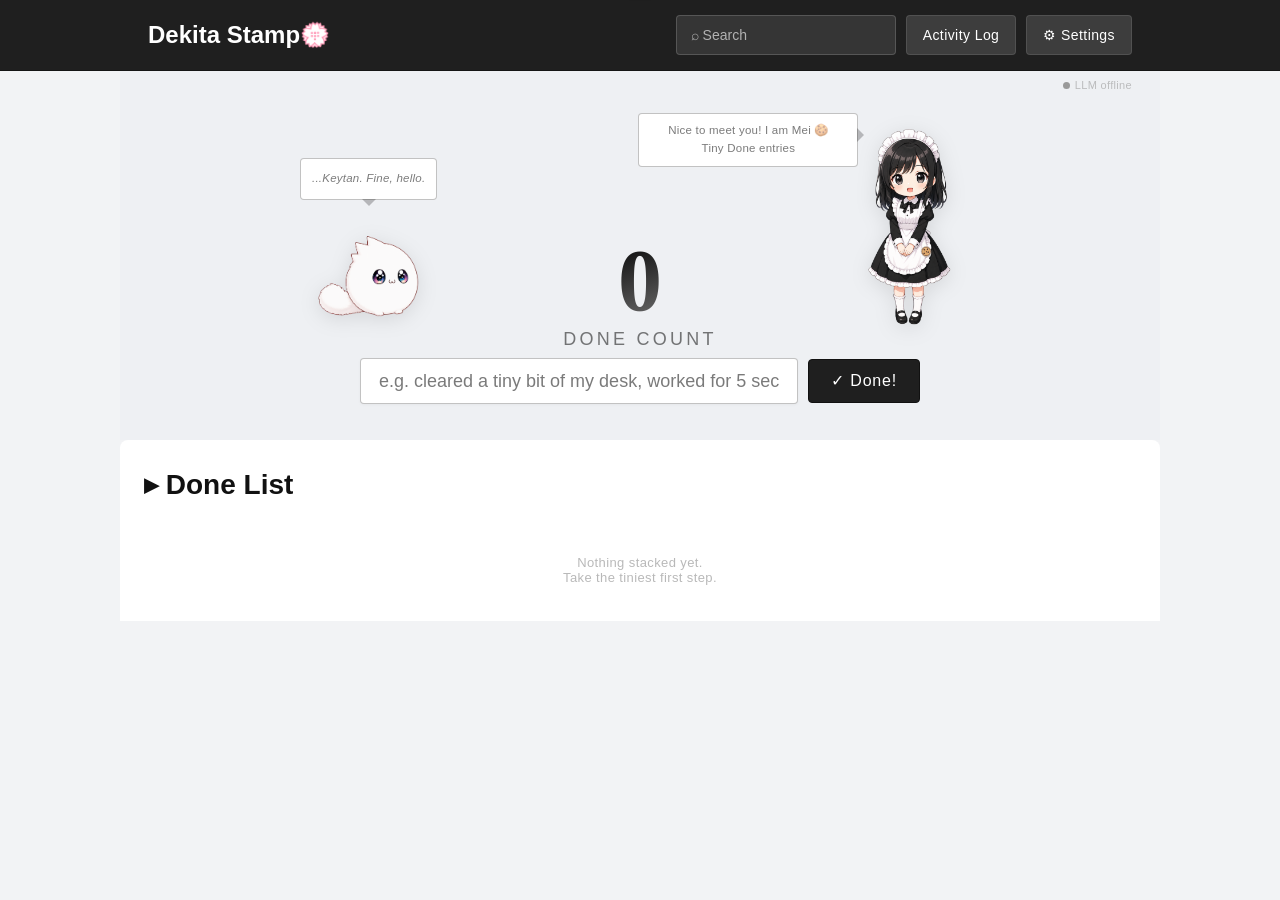
<file: index.html>
<!DOCTYPE html>
<html lang="ja">
<head>
  <meta charset="UTF-8">
  <meta name="viewport" content="width=device-width, initial-scale=1.0, viewport-fit=cover">
  <meta http-equiv="Content-Security-Policy" content="default-src 'self'; script-src 'self' https://accounts.google.com https://apis.google.com https://content.googleapis.com; connect-src 'self' http://localhost:11434 http://127.0.0.1:11434 https://accounts.google.com https://apis.google.com https://www.googleapis.com https://content.googleapis.com; img-src 'self' data:; style-src 'self' 'unsafe-inline'; manifest-src 'self'; worker-src 'self'; frame-src https://accounts.google.com https://content.googleapis.com; object-src 'none'; base-uri 'self'; form-action 'self';">
  <title data-i18n="homeTitle">できたスタンプ💮</title>
  <meta name="theme-color" content="#1f1f1f">
  <meta name="mobile-web-app-capable" content="yes">
  <meta name="apple-mobile-web-app-capable" content="yes">
  <meta name="apple-mobile-web-app-title" content="できたスタンプ💮">
  <meta name="apple-mobile-web-app-status-bar-style" content="black-translucent">
  <link rel="manifest" href="manifest.json">
  <link rel="apple-touch-icon" href="img/icons/apple-touch-icon.png">
  <link rel="stylesheet" href="css/style.css">
</head>
<body>


<header class="app-header">
  <div class="header-inner">
    <span class="header-title" data-i18n="appName">できたスタンプ💮</span>
    <div class="header-tools">
      <form class="header-search" action="search.html" method="get" role="search">
        <input class="header-search-input" type="search" name="q" placeholder="検索" aria-label="Doneを検索" data-i18n-placeholder="search" data-i18n-aria-label="searchAria">
      </form>
      <a class="menu-btn header-action" href="history.html" aria-label="活動ログ">
        <span class="header-action-full" data-i18n="activityLog">活動ログ</span>
        <span class="header-action-short" data-i18n="activityLogShort">ログ</span>
      </a>
      <a class="menu-btn header-action" href="settings.html" aria-label="設定">
        <span class="header-action-full" data-i18n="settings">⚙ 設定</span>
        <span class="header-action-short" data-i18n="settingsShort">⚙</span>
      </a>
    </div>
  </div>
</header>

<div class="app">
  <div class="top-status-row">
    <div class="llm-status" id="llmStatus" data-state="checking">
      <span class="llm-dot"></span><span class="llm-label" data-i18n="llmChecking">LLM 確認中…</span>
    </div>
  </div>

  <!-- ── ステージ（キャラクター + カウンター） ── -->
  <div class="stage">

    <!-- 左：マスコット -->
    <div class="char-col">
      <div class="bubble mascot-bubble" id="mascotBubble">…ふーん</div>
      <img class="char-img mascot-img" src="img/mascot/keytan.png" alt="丸くてもふもふの体に大きな目と長くてもふもふのしっぽがついたキーたん" width="160" height="160">
    </div>

    <!-- 中央：カウンター -->
    <div class="counter-col">
      <div class="counter-label" data-i18n="countLabel">達成数</div>
      <div class="counter-num" id="counterNum">0</div>
    </div>

    <!-- 右：メイドさん -->
    <div class="char-col maid-char-col">
      <div class="bubble maid-bubble" id="maidBubble">今日も小さく積んでいきましょう🍪</div>
      <div class="maid-avatar" id="maidAvatar">
        <img class="char-img maid-img" id="maidImage" src="img/maid/maid-idle.png" alt="エプロンに小さなクッキー型ワッペンをつけたメイドキャラクターのメイさん" width="185" height="260">
      </div>
    </div>

  </div><!-- /stage -->

  <!-- ── 入力エリア ── -->
  <div class="input-wrap">
    <div class="input-hint" data-i18n="inputHint">▸ 今日達成したことを入力</div>
    <div class="input-row">
      <input type="text" id="doneInput" class="done-input"
        placeholder="例：スマホを置いた、深呼吸した" maxlength="200">
      <button id="doneBtn" class="done-btn" data-i18n="doneButton">できた！</button>
    </div>
  </div>

  <!-- ── Doneリスト ── -->
  <div class="list-wrap">
    <div class="list-header">
    <div class="list-title" data-i18n="listTitle">できた！ことのリスト</div>
      <div class="list-count" id="listCount"></div>
    </div>
    <div class="done-list" id="doneList">
      <div class="empty-state" data-i18n="emptyList">まだ何も積み上がっていません。<br>最初の一歩を踏み出しましょう！</div>
    </div>
    <div class="pagination" id="pagination" aria-label="Doneリストのページ切り替え"></div>
  </div>

</div><!-- /app -->

<!-- ── 編集モーダル ── -->
<div class="modal-bg" id="modalBg">
  <div class="modal">
    <div class="modal-title" data-i18n="edit">▸ 編集</div>
    <div class="modal-date" id="modalDate"></div>
    <label class="modal-field">
      <span data-i18n="doneAt">Done日時</span>
      <input class="modal-datetime" id="modalDoneAt" type="datetime-local">
    </label>
    <textarea class="modal-textarea" id="modalInput" rows="3" maxlength="1024"></textarea>
    <div class="modal-btns">
      <button class="btn-del"    id="btnDel" data-i18n="delete">削除</button>
      <button class="btn-cancel" id="btnCancel" data-i18n="cancel">キャンセル</button>
      <button class="btn-save"   id="btnSave" data-i18n="save">保存</button>
    </div>
  </div>
</div>

<!-- マイルストーントースト -->
<div class="toast" id="toast"></div>

<!-- ── スクリプト（依存順） ── -->
<script src="js/storage.js"></script>
<script src="js/i18n.js"></script>
<script src="js/speech.js"></script>
<script src="js/llm.js"></script>
<script src="js/pwa.js"></script>
<script src="https://accounts.google.com/gsi/client" async defer></script>
<script src="https://apis.google.com/js/api.js" async defer></script>
<script src="js/drive-sync.js"></script>
<script src="js/app.js"></script>

</body>
</html>
</file>
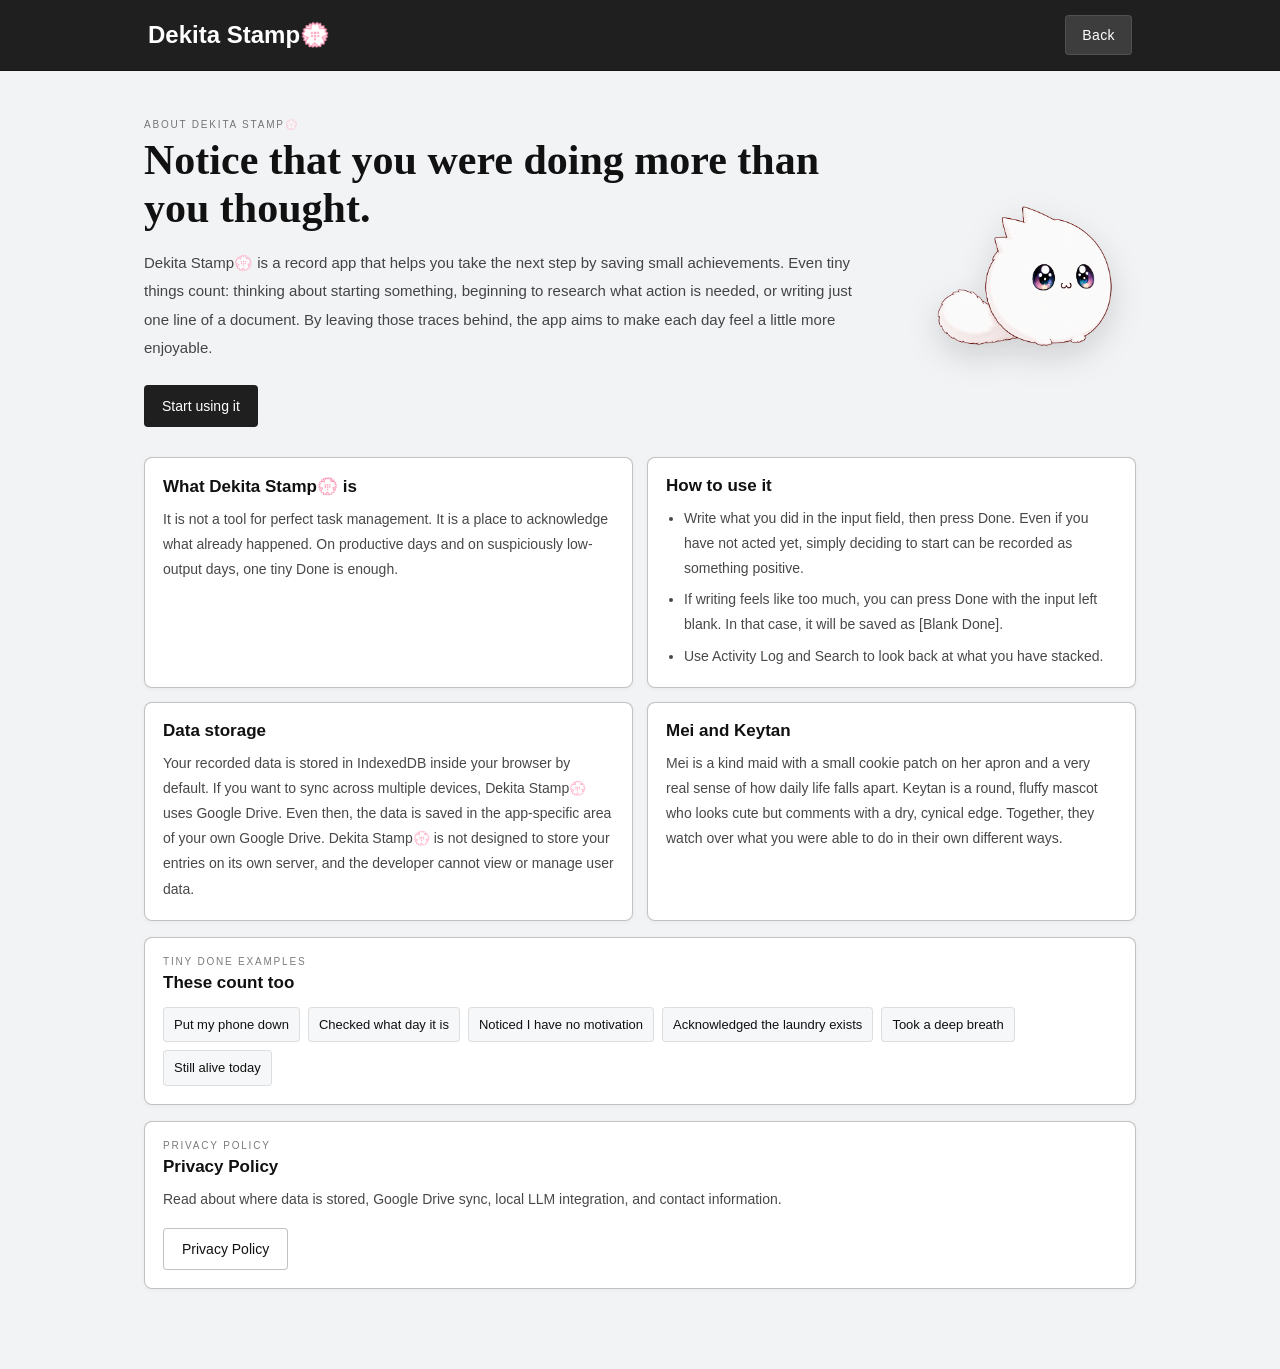
<file: about.html>
<!DOCTYPE html>
<html lang="ja">
<head>
  <meta charset="UTF-8">
  <meta name="viewport" content="width=device-width, initial-scale=1.0, viewport-fit=cover">
  <meta http-equiv="Content-Security-Policy" content="default-src 'self'; script-src 'self'; connect-src 'self'; img-src 'self' data:; style-src 'self' 'unsafe-inline'; manifest-src 'self'; worker-src 'self'; object-src 'none'; base-uri 'self'; form-action 'self';">
  <title data-i18n="aboutPageTitle">できたスタンプ💮 - このアプリについて</title>
  <meta name="theme-color" content="#1f1f1f">
  <meta name="mobile-web-app-capable" content="yes">
  <meta name="apple-mobile-web-app-capable" content="yes">
  <meta name="apple-mobile-web-app-title" content="できたスタンプ💮">
  <meta name="apple-mobile-web-app-status-bar-style" content="black-translucent">
  <link rel="manifest" href="manifest.json">
  <link rel="apple-touch-icon" href="img/icons/apple-touch-icon.png">
  <link rel="stylesheet" href="css/style.css">
</head>
<body>

<header class="app-header">
  <div class="header-inner">
    <a class="header-title header-link" href="index.html" data-i18n="appName">できたスタンプ💮</a>
    <div class="header-tools">
      <a class="menu-btn header-action" href="index.html" data-i18n="backToInput">入力へ戻る</a>
    </div>
  </div>
</header>

<main class="app about-app">
  <section class="about-hero">
    <div class="about-hero-copy">
      <div class="history-kicker" data-i18n="aboutKicker">できたスタンプ💮について</div>
      <h1 data-i18n="aboutHeroTitle">案外がんばっていた自分に気付く</h1>
      <p data-i18n="aboutHeroLead">「できたスタンプ💮」は、小さな達成を記録することで、次の一歩を踏み出しやすくするための記録アプリです。「何かを始めようと思った」「気になっていたことを検索した」「一行だけドキュメントを書き進めた」そんな些細なことでも記録を残すことで、毎日が少しだけ楽しく感じられることを目指しています。</p>
      <div class="about-actions">
        <a class="about-primary-link" href="index.html" data-i18n="startUsing">使ってみる</a>
      </div>
    </div>
    <div class="about-mascot-wrap" aria-hidden="true">
      <img class="about-mascot" src="img/mascot/keytan.png" alt="">
    </div>
  </section>

  <section class="about-grid">
    <article class="history-panel about-card">
      <h2 data-i18n="aboutWhatTitle">できたスタンプ💮とは</h2>
      <p data-i18n="aboutWhatBody">「できたスタンプ💮」は、タスクを管理するのではなく、すでにできたことを残すためのツールです。些細なことでも「できた」の履歴を残すことで、後から振り返ることができます。ゲームの得点のように、数字が増えるのを見るだけで少し前向きになれる……そんな気持ちを日常に生かすことができれば幸いです。</p>
    </article>

    <article class="history-panel about-card">
      <h2 data-i18n="aboutHowTitle">使い方</h2>
      <ul class="about-list">
        <li data-i18n="aboutHowOne">入力欄に行ったことを書いて「できた！」を押します。行動まで至らなくても、思い立っただけでもそれは前向きなこととして記録して構いません。</li>
        <li data-i18n="aboutHowTwo">記入が面倒な場合は空欄で「できた！」ボタンのみ押すことも可能です。この場合は [空欄のできた] として保存されます。</li>
        <li data-i18n="aboutHowThree">活動ログや検索結果のページで、これまでに積み重ねた「できた！」を振り返ることができます。</li>
      </ul>
    </article>

    <article class="history-panel about-card">
      <h2 data-i18n="aboutDataTitle">データ保存</h2>
      <p data-i18n="aboutDataBody">「できたスタンプ💮」では、開発側がユーザーのデータを閲覧、管理することはできない設計になっています。記録したデータは基本的にブラウザ内のIndexedDBに保存されています。複数のデバイス間でデータを同期したい場合にはGoogle Driveを利用できますが、この場合もユーザーのGoogle Driveのアプリ専用領域に保存します。</p>
    </article>

    <article class="history-panel about-card">
      <h2 data-i18n="aboutCharactersTitle">メイさんとキーたん</h2>
      <p data-i18n="aboutCharactersBody">メイさんは、エプロンに小さなクッキー型ワッペンをつけた、現実を知っている優しさ担当のメイドさんです。キーたんは、丸くてもふもふでかわいいけれど少しシニカルなマスコットです。二人が、あなたのできたことをそれぞれの距離感で見守ります。</p>
    </article>
  </section>

  <section class="history-panel about-wide-panel">
    <div>
      <div class="history-kicker" data-i18n="aboutExamplesKicker">Tiny Done Examples</div>
      <h2 data-i18n="aboutExamplesTitle">こんなこともDoneでいい</h2>
    </div>
    <div class="about-example-cloud" aria-label="Done examples">
      <span data-i18n="aboutExampleOne">今日も一日がんばった！</span>
      <span data-i18n="aboutExampleTwo">5分だけ作業を進めた</span>
      <span data-i18n="aboutExampleThree">やらなければならない仕事をリストアップした</span>
      <span data-i18n="aboutExampleFour">前向きな気持ちになった</span>
      <span data-i18n="aboutExampleFive">深呼吸をした</span>
      <span data-i18n="aboutExampleSix">今日も生きている</span>
    </div>
  </section>

  <section class="history-panel about-wide-panel">
    <div>
      <div class="history-kicker" data-i18n="privacyKicker">Privacy Policy</div>
      <h2 data-i18n="privacyPolicy">プライバシーポリシー</h2>
      <p data-i18n="aboutPrivacyBody">データの保存場所、Google Drive同期、ローカルLLM連携、問い合わせ先について確認できます。</p>
      <div class="about-actions about-inline-actions">
        <a class="about-secondary-link" href="privacy.html" data-i18n="privacyPolicy">プライバシーポリシー</a>
      </div>
    </div>
  </section>
</main>

<script src="js/i18n.js"></script>
<script src="js/pwa.js"></script>
<script src="js/about.js"></script>

</body>
</html>
</file>
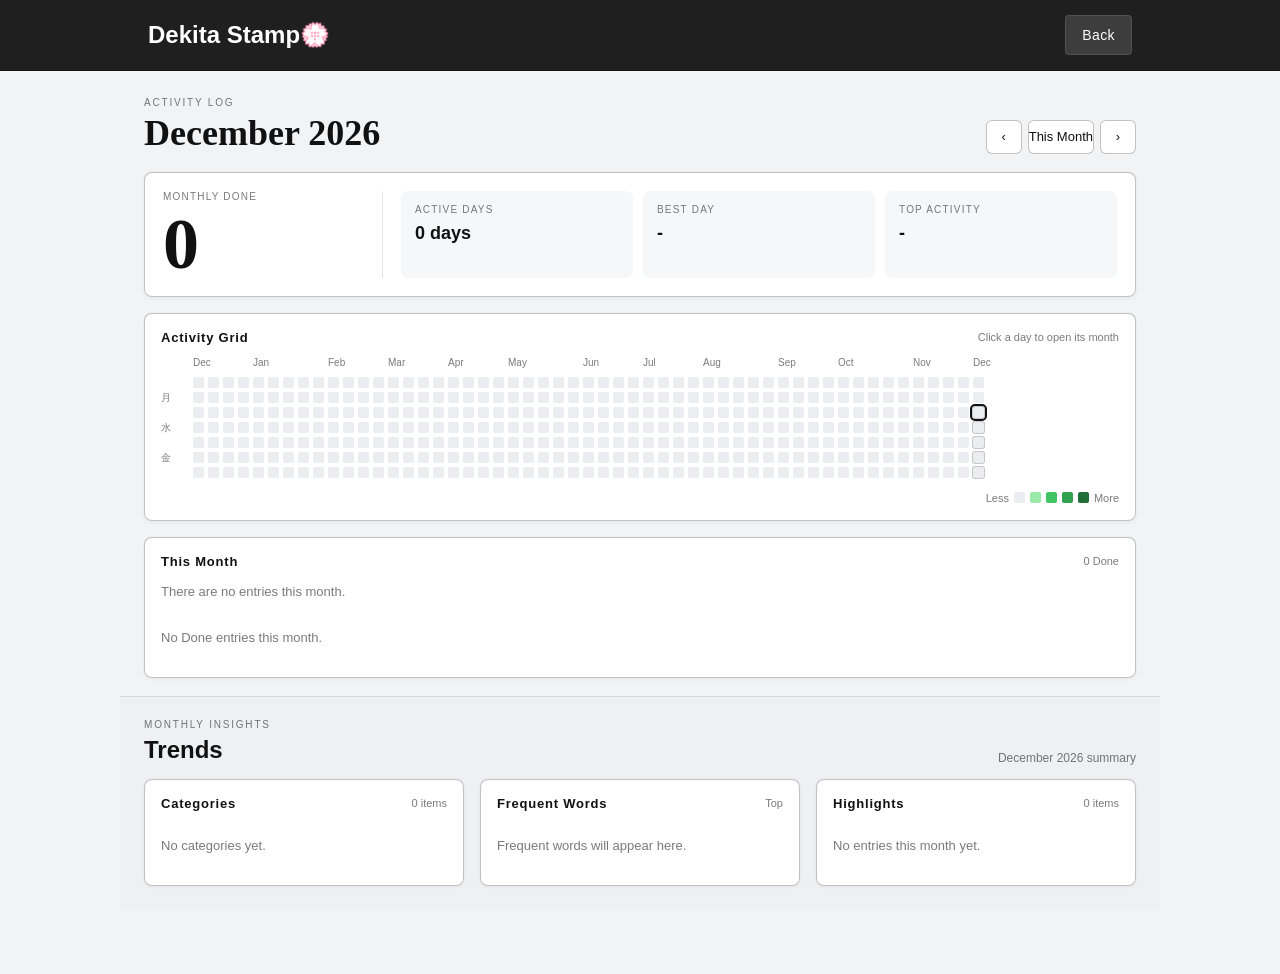
<file: history.html>
<!DOCTYPE html>
<html lang="ja">
<head>
  <meta charset="UTF-8">
  <meta name="viewport" content="width=device-width, initial-scale=1.0, viewport-fit=cover">
  <meta http-equiv="Content-Security-Policy" content="default-src 'self'; script-src 'self' https://accounts.google.com https://apis.google.com https://content.googleapis.com; connect-src 'self' http://localhost:11434 http://127.0.0.1:11434 https://accounts.google.com https://apis.google.com https://www.googleapis.com https://content.googleapis.com; img-src 'self' data:; style-src 'self' 'unsafe-inline'; manifest-src 'self'; worker-src 'self'; frame-src https://accounts.google.com https://content.googleapis.com; object-src 'none'; base-uri 'self'; form-action 'self';">
  <title data-i18n="historyPageTitle">できたスタンプ💮 - 活動ログ</title>
  <meta name="theme-color" content="#1f1f1f">
  <meta name="mobile-web-app-capable" content="yes">
  <meta name="apple-mobile-web-app-capable" content="yes">
  <meta name="apple-mobile-web-app-title" content="できたスタンプ💮">
  <meta name="apple-mobile-web-app-status-bar-style" content="black-translucent">
  <link rel="manifest" href="manifest.json">
  <link rel="apple-touch-icon" href="img/icons/apple-touch-icon.png">
  <link rel="stylesheet" href="css/style.css">
</head>
<body>

<header class="app-header">
  <div class="header-inner">
    <a class="header-title header-link" href="index.html" data-i18n="appName">できたスタンプ💮</a>
    <a class="menu-btn header-action" href="index.html" data-i18n="backToInput">入力へ戻る</a>
  </div>
</header>

<main class="app history-app">
  <section class="history-hero">
    <div>
      <div class="history-kicker">Activity Log</div>
      <h1 class="history-title" id="historyMonthTitle" data-i18n="activityLog">活動ログ</h1>
    </div>
    <div class="month-nav" aria-label="月の切り替え">
      <button class="month-btn" id="prevMonthBtn" type="button" aria-label="前の月" data-i18n-aria-label="prevMonth">‹</button>
      <button class="month-btn" id="todayMonthBtn" type="button" data-i18n="thisMonth">今月</button>
      <button class="month-btn" id="nextMonthBtn" type="button" aria-label="次の月" data-i18n-aria-label="nextMonth">›</button>
    </div>
  </section>

  <section class="history-summary" aria-label="月間サマリー">
    <div class="summary-main">
      <div class="summary-label" data-i18n="monthlyDone">Monthly Done</div>
      <div class="summary-number" id="monthTotal">0</div>
    </div>
    <div class="summary-grid">
      <div class="summary-item">
        <span class="summary-item-label" data-i18n="activeDays">活動日</span>
        <strong id="activeDays">0日</strong>
      </div>
      <div class="summary-item">
        <span class="summary-item-label" data-i18n="bestDay">最多の日</span>
        <strong id="bestDay">-</strong>
      </div>
      <div class="summary-item">
        <span class="summary-item-label" data-i18n="topCategory">主な活動</span>
        <strong id="topCategory">-</strong>
      </div>
    </div>
  </section>

  <section class="history-panel contribution-panel" aria-label="年間活動グラフ">
    <div class="panel-header">
      <h2 data-i18n="contribution">活動履歴</h2>
      <span id="contributionRange" data-i18n="recentYear">直近1年</span>
    </div>
    <div class="contribution-wrap">
      <div class="contribution-week-labels" aria-hidden="true">
        <span></span><span>月</span><span></span><span>水</span><span></span><span>金</span><span></span>
      </div>
      <div class="contribution-board">
        <div class="contribution-months" id="contributionMonths" aria-hidden="true"></div>
        <div class="contribution-graph" id="contributionGraph"></div>
      </div>
    </div>
    <div class="contribution-legend" aria-hidden="true">
      <span data-i18n="less">少ない</span>
      <i data-level="0"></i><i data-level="1"></i><i data-level="2"></i><i data-level="3"></i><i data-level="4"></i>
      <span data-i18n="more">多い</span>
    </div>
  </section>

  <section class="history-layout">
    <section class="history-panel month-record-panel">
      <div class="panel-header">
        <h2 id="monthRecordTitle" data-i18n="thisMonthRecords">この月の記録</h2>
        <span id="monthRecordCount">0 Done</span>
      </div>
      <p class="day-summary" id="monthRecordSummary" data-i18n="monthRecordSummary">この月に積み上げた活動を日付ごとに表示します。</p>
      <div class="month-record-list" id="monthRecordList"></div>
    </section>
  </section>

  <section class="monthly-scope">
    <div class="scope-header">
      <div>
        <div class="history-kicker" data-i18n="monthlyInsights">Monthly Insights</div>
        <h2 data-i18n="thisMonthTrends">この月の傾向</h2>
      </div>
      <span id="monthlyScopeLabel" data-i18n="monthlyScope">月間集計</span>
    </div>

    <div class="history-insights">
      <div class="history-panel">
        <div class="panel-header">
          <h2 data-i18n="category">カテゴリ</h2>
          <span id="categoryTotal">0件</span>
        </div>
        <div class="category-list" id="categoryList"></div>
      </div>

      <div class="history-panel">
        <div class="panel-header">
          <h2 data-i18n="keywords">よく出た言葉</h2>
          <span data-i18n="top">上位</span>
        </div>
        <div class="keyword-list" id="keywordList"></div>
      </div>

      <div class="history-panel">
        <div class="panel-header">
          <h2 data-i18n="highlights">月間ハイライト</h2>
          <span id="highlightCount">0件</span>
        </div>
        <div class="highlight-list" id="highlightList"></div>
      </div>
    </div>
  </section>
</main>

<script src="js/storage.js"></script>
<script src="js/i18n.js"></script>
<script src="js/pwa.js"></script>
<script src="js/history.js"></script>

</body>
</html>
</file>
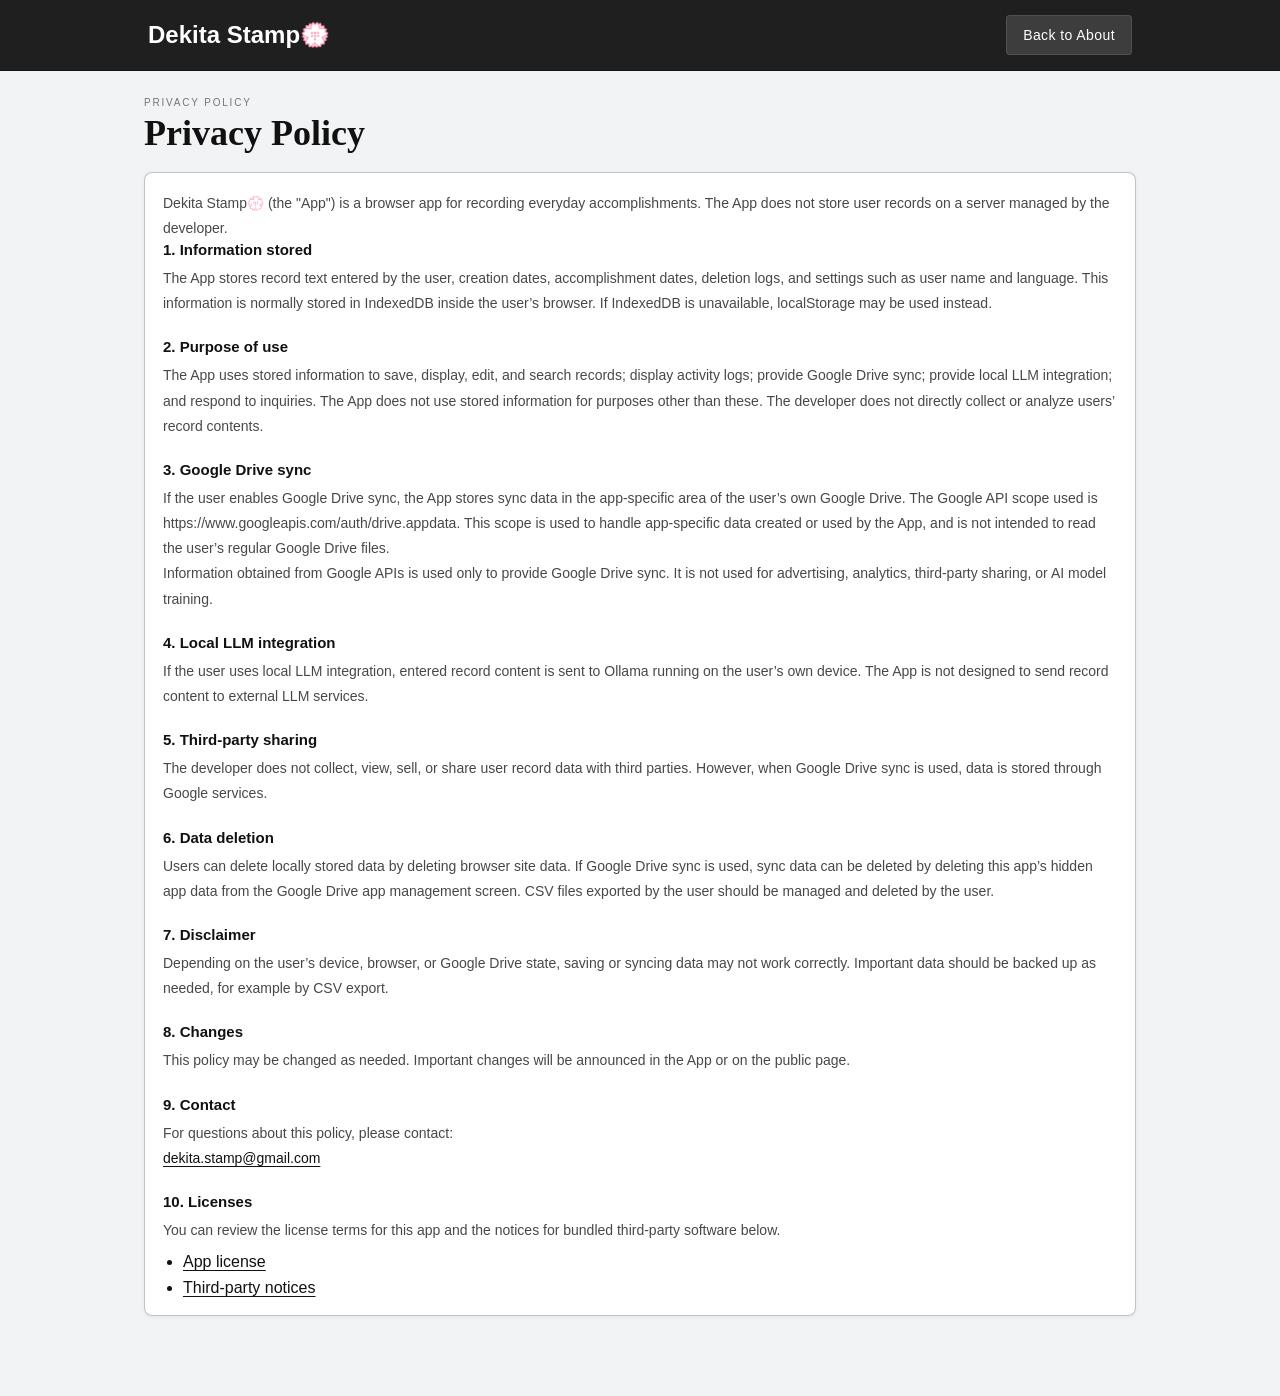
<file: privacy.html>
<!DOCTYPE html>
<html lang="ja">
<head>
  <meta charset="UTF-8">
  <meta name="viewport" content="width=device-width, initial-scale=1.0, viewport-fit=cover">
  <meta http-equiv="Content-Security-Policy" content="default-src 'self'; script-src 'self'; connect-src 'self'; img-src 'self' data:; style-src 'self' 'unsafe-inline'; manifest-src 'self'; worker-src 'self'; object-src 'none'; base-uri 'self'; form-action 'self';">
  <title data-i18n="privacyPageTitle">できたスタンプ💮 - プライバシーポリシー</title>
  <meta name="theme-color" content="#1f1f1f">
  <meta name="mobile-web-app-capable" content="yes">
  <meta name="apple-mobile-web-app-capable" content="yes">
  <meta name="apple-mobile-web-app-title" content="できたスタンプ💮">
  <meta name="apple-mobile-web-app-status-bar-style" content="black-translucent">
  <link rel="manifest" href="manifest.json">
  <link rel="apple-touch-icon" href="img/icons/apple-touch-icon.png">
  <link rel="stylesheet" href="css/style.css">
</head>
<body>

<header class="app-header">
  <div class="header-inner">
    <a class="header-title header-link" href="index.html" data-i18n="appName">できたスタンプ💮</a>
    <div class="header-tools">
      <a class="menu-btn header-action" href="about.html" data-i18n="backToAbout">紹介へ戻る</a>
    </div>
  </div>
</header>

<main class="app about-app">
  <section class="history-hero">
    <div>
      <div class="history-kicker" data-i18n="privacyKicker">Privacy Policy</div>
      <h1 class="history-title" data-i18n="privacyTitle">プライバシーポリシー</h1>
    </div>
  </section>

  <section class="history-panel about-wide-panel privacy-policy">
    <p data-i18n="privacyIntro">できたスタンプ💮（以下「本アプリ」）は、ユーザーが日々の達成を記録するためのブラウザアプリです。本アプリは、開発者が管理するサーバーにユーザーの記録データを保存しません。</p>

    <h2 data-i18n="privacyStoredTitle">1. 保存される情報</h2>
    <p data-i18n="privacyStoredBody">本アプリでは、ユーザーが入力した記録本文、作成日時、達成日時、削除ログ、ユーザー名や言語などの設定情報を保存します。これらの情報は、通常、ユーザーのブラウザ内のIndexedDBに保存されます。IndexedDBが利用できない場合はlocalStorageに保存されることがあります。</p>

    <h2 data-i18n="privacyPurposeTitle">2. 利用目的</h2>
    <p data-i18n="privacyPurposeBody">本アプリは、保存される情報を、記録の保存・表示・編集・検索、活動ログの表示、Google Drive同期、ローカルLLM連携、問い合わせ対応のために利用します。本アプリは、保存される情報を、これらの目的以外には利用しません。また、開発者がユーザーの記録内容を直接取得して分析することはありません。</p>

    <h2 data-i18n="privacyDriveTitle">3. Google Drive同期</h2>
    <p data-i18n="privacyDriveBody">ユーザーがGoogle Drive同期を有効にした場合、本アプリはユーザー本人のGoogle Driveのアプリ専用領域に同期データを保存します。利用するGoogle APIのスコープは https://www.googleapis.com/auth/drive.appdata です。このスコープは、本アプリが作成・使用するアプリ専用データを扱うためのものであり、ユーザーの通常のGoogle Driveファイル全体を閲覧する目的ではありません。</p>
    <p data-i18n="privacyGoogleUseBody">本アプリがGoogle APIから取得した情報は、Google Drive同期機能の提供のみに使用し、広告、分析、第三者提供、AIモデルの学習には使用しません。</p>

    <h2 data-i18n="privacyLlmTitle">4. ローカルLLM連携</h2>
    <p data-i18n="privacyLlmBody">ユーザーがローカルLLM連携を利用する場合、入力された記録内容はユーザーの端末上で動作するOllamaに送信されます。本アプリは、外部のLLMサービスへ記録内容を送信する設計ではありません。</p>

    <h2 data-i18n="privacyThirdPartyTitle">5. 第三者提供</h2>
    <p data-i18n="privacyThirdPartyBody">開発者は、ユーザーの記録データを取得、閲覧、販売、第三者提供しません。ただし、Google Drive同期を利用する場合は、Googleのサービスを通じてデータが保存されます。</p>

    <h2 data-i18n="privacyDeleteTitle">6. データの削除</h2>
    <p data-i18n="privacyDeleteBody">ユーザーは、ブラウザのサイトデータを削除することで、ローカルに保存されたデータを削除できます。Google Drive同期を利用している場合は、Google Driveのアプリ管理画面から本アプリの非表示アプリデータを削除することで、同期データを削除できます。CSVとしてエクスポートしたファイルは、ユーザー自身が管理・削除してください。</p>

    <h2 data-i18n="privacyDisclaimerTitle">7. 免責</h2>
    <p data-i18n="privacyDisclaimerBody">本アプリは、ユーザーの端末、ブラウザ、Google Driveの状態により、データの保存や同期が正常に行われない場合があります。重要なデータは、必要に応じてCSVエクスポートなどでバックアップしてください。</p>

    <h2 data-i18n="privacyRevisionTitle">8. 改定</h2>
    <p data-i18n="privacyRevisionBody">本ポリシーは、必要に応じて変更されることがあります。重要な変更がある場合は、本アプリまたは公開ページ上で案内します。</p>

    <h2 data-i18n="privacyContactTitle">9. 問い合わせ</h2>
    <p><span data-i18n="privacyContactBody">本ポリシーに関する問い合わせは、以下の連絡先までお願いします。</span><br><a href="mailto:dekita.stamp@gmail.com">dekita.stamp@gmail.com</a></p>

    <h2 data-i18n="privacyRelatedTitle">10. ライセンス</h2>
    <p data-i18n="privacyRelatedBody">本アプリ本体の利用条件と、同梱している第三者ライブラリのライセンスは以下から確認できます。</p>
    <ul class="policy-link-list">
      <li><a href="LICENSE" data-i18n="appLicense">アプリ本体のライセンス</a></li>
      <li><a href="THIRD_PARTY_NOTICES.md" data-i18n="thirdPartyNotices">第三者ライブラリのライセンス表示</a></li>
    </ul>
  </section>
</main>

<script src="js/i18n.js"></script>
<script src="js/pwa.js"></script>
<script src="js/about.js"></script>

</body>
</html>
</file>
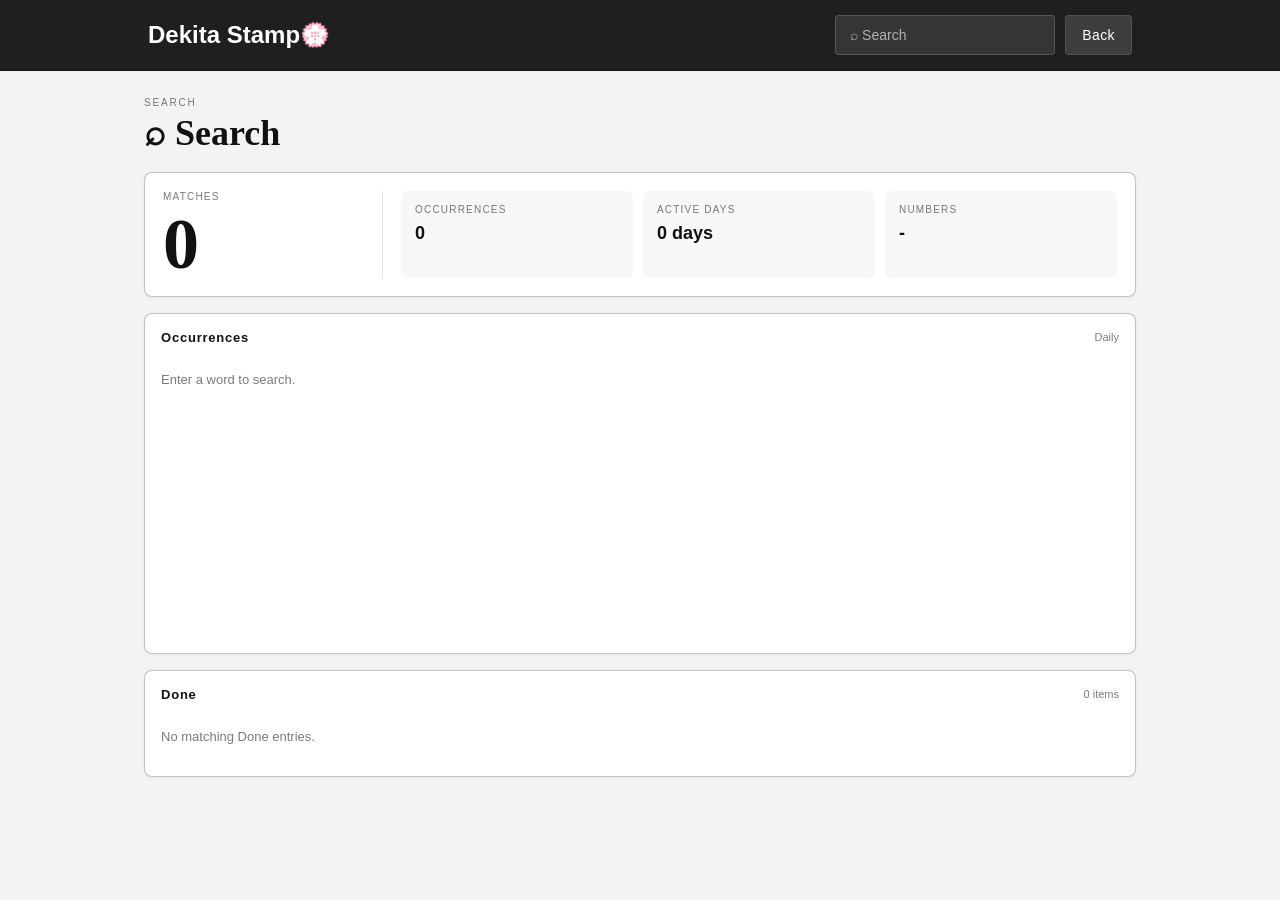
<file: search.html>
<!DOCTYPE html>
<html lang="ja">
<head>
  <meta charset="UTF-8">
  <meta name="viewport" content="width=device-width, initial-scale=1.0, viewport-fit=cover">
  <meta http-equiv="Content-Security-Policy" content="default-src 'self'; script-src 'self' https://accounts.google.com https://apis.google.com https://content.googleapis.com; connect-src 'self' http://localhost:11434 http://127.0.0.1:11434 https://accounts.google.com https://apis.google.com https://www.googleapis.com https://content.googleapis.com; img-src 'self' data:; style-src 'self' 'unsafe-inline'; manifest-src 'self'; worker-src 'self'; frame-src https://accounts.google.com https://content.googleapis.com; object-src 'none'; base-uri 'self'; form-action 'self';">
  <title data-i18n="searchPageTitle">できたスタンプ💮 - 検索</title>
  <meta name="theme-color" content="#1f1f1f">
  <meta name="mobile-web-app-capable" content="yes">
  <meta name="apple-mobile-web-app-capable" content="yes">
  <meta name="apple-mobile-web-app-title" content="できたスタンプ💮">
  <meta name="apple-mobile-web-app-status-bar-style" content="black-translucent">
  <link rel="manifest" href="manifest.json">
  <link rel="apple-touch-icon" href="img/icons/apple-touch-icon.png">
  <link rel="stylesheet" href="css/style.css">
</head>
<body>

<header class="app-header">
  <div class="header-inner">
    <a class="header-title header-link" href="index.html" data-i18n="appName">できたスタンプ💮</a>
    <div class="header-tools">
      <form class="header-search" action="search.html" method="get" role="search">
        <input class="header-search-input" id="searchInput" type="search" name="q" placeholder="検索" aria-label="Doneを検索" data-i18n-placeholder="search" data-i18n-aria-label="searchAria">
      </form>
      <a class="menu-btn header-action" href="index.html" data-i18n="backToInput">入力へ戻る</a>
    </div>
  </div>
</header>

<main class="app search-app">
  <section class="history-hero">
    <div>
      <div class="history-kicker">Search</div>
      <h1 class="history-title" id="searchTitle" data-i18n="searchResults">検索結果</h1>
    </div>
  </section>

  <section class="history-summary search-summary" aria-label="検索サマリー">
    <div class="summary-main">
      <div class="summary-label">Matches</div>
      <div class="summary-number" id="matchTotal">0</div>
    </div>
    <div class="summary-grid">
      <div class="summary-item">
        <span class="summary-item-label" data-i18n="occurrences">出現回数</span>
        <strong id="occurrenceTotal">0回</strong>
      </div>
      <div class="summary-item">
        <span class="summary-item-label" data-i18n="activeDaysShort">活動日</span>
        <strong id="matchDays">0日</strong>
      </div>
      <div class="summary-item">
        <span class="summary-item-label" data-i18n="numbers">数値</span>
        <strong id="numberTotal">-</strong>
      </div>
    </div>
  </section>

  <section class="history-panel search-panel">
    <div class="panel-header">
      <h2 data-i18n="occurrences">出現回数</h2>
      <span id="occurrenceRange" data-i18n="daily">日別</span>
    </div>
    <div class="search-line-chart" id="occurrenceChart"></div>
  </section>

  <section class="history-panel search-panel" id="numberPanel" hidden>
    <div class="panel-header">
      <h2 data-i18n="numbers">数値</h2>
      <span data-i18n="numbersInDone">検索語を含むDone内の数値</span>
    </div>
    <div class="search-line-chart" id="numberChart"></div>
  </section>

  <section class="history-panel search-panel">
    <div class="panel-header">
      <h2 data-i18n="done">Done</h2>
      <span id="resultCount">0件</span>
    </div>
    <div class="search-result-list" id="resultList"></div>
  </section>
</main>

<script src="js/storage.js"></script>
<script src="js/i18n.js"></script>
<script src="js/pwa.js"></script>
<script src="vendor/echarts/echarts.min.js"></script>
<script src="js/search.js"></script>

</body>
</html>
</file>
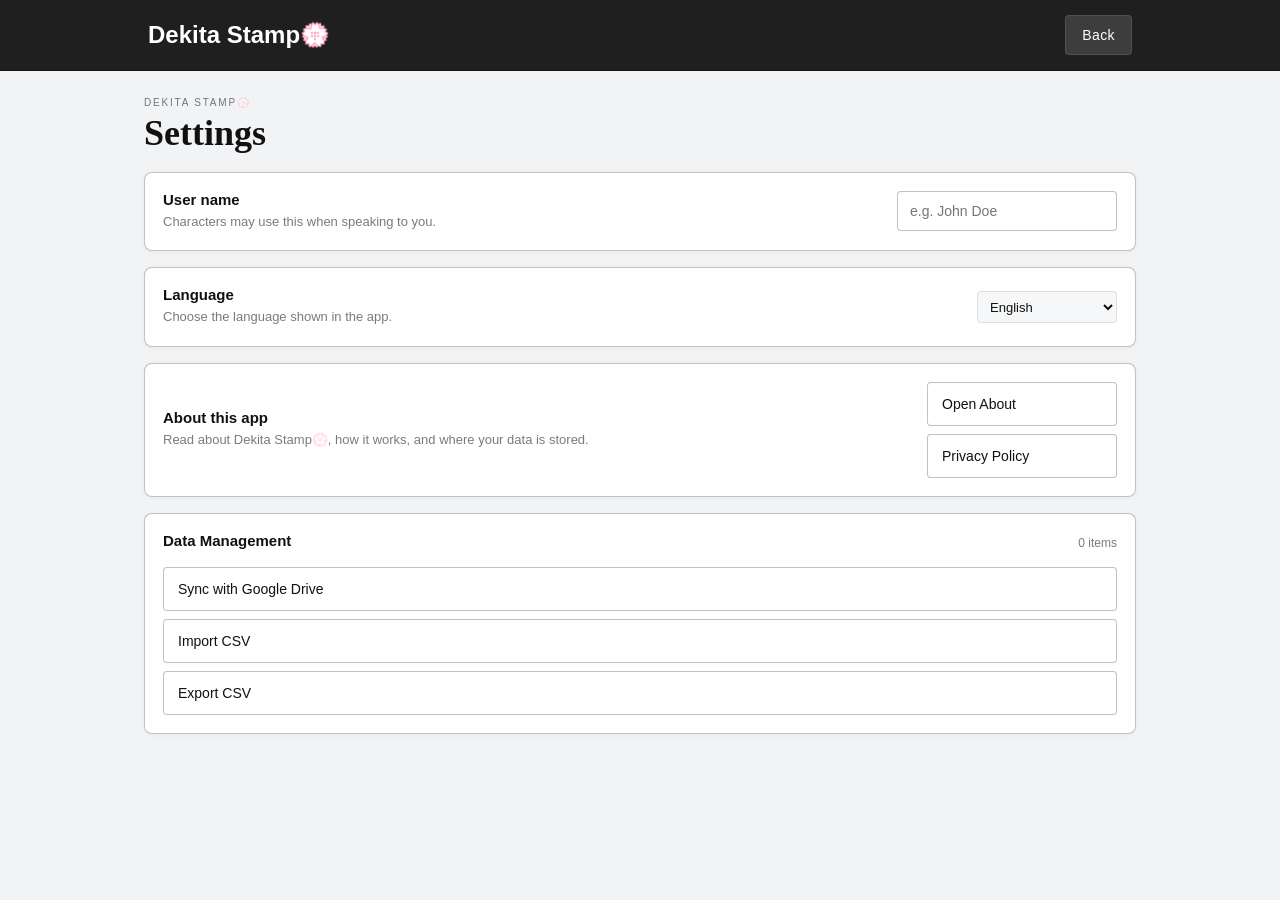
<file: settings.html>
<!DOCTYPE html>
<html lang="ja">
<head>
  <meta charset="UTF-8">
  <meta name="viewport" content="width=device-width, initial-scale=1.0, viewport-fit=cover">
  <meta http-equiv="Content-Security-Policy" content="default-src 'self'; script-src 'self' https://accounts.google.com https://apis.google.com https://content.googleapis.com; connect-src 'self' http://localhost:11434 http://127.0.0.1:11434 https://accounts.google.com https://apis.google.com https://www.googleapis.com https://content.googleapis.com; img-src 'self' data:; style-src 'self' 'unsafe-inline'; manifest-src 'self'; worker-src 'self'; frame-src https://accounts.google.com https://content.googleapis.com; object-src 'none'; base-uri 'self'; form-action 'self';">
  <title data-i18n="settingsPageTitle">できたスタンプ💮 - 設定</title>
  <meta name="theme-color" content="#1f1f1f">
  <meta name="mobile-web-app-capable" content="yes">
  <meta name="apple-mobile-web-app-capable" content="yes">
  <meta name="apple-mobile-web-app-title" content="できたスタンプ💮">
  <meta name="apple-mobile-web-app-status-bar-style" content="black-translucent">
  <link rel="manifest" href="manifest.json">
  <link rel="apple-touch-icon" href="img/icons/apple-touch-icon.png">
  <link rel="stylesheet" href="css/style.css">
</head>
<body>

<header class="app-header">
  <div class="header-inner">
    <a class="header-title header-link" href="index.html" data-i18n="appName">できたスタンプ💮</a>
    <div class="header-tools">
      <a class="menu-btn header-action" href="index.html" data-i18n="backToInput">入力へ戻る</a>
    </div>
  </div>
</header>

<main class="app settings-app">
  <section class="history-hero">
    <div>
      <div class="history-kicker" data-i18n="appName">できたスタンプ💮</div>
      <h1 class="history-title" data-i18n="settingsTitle">設定</h1>
    </div>
  </section>

  <section class="history-panel settings-panel">
    <div class="settings-row">
      <div>
        <h2 data-i18n="userName">ユーザー名</h2>
        <p data-i18n="userNameDescription">キャラクターが呼びかけるときに使います。</p>
      </div>
      <input class="settings-text-input" id="userNameInput" type="text" maxlength="40" placeholder="例：たきそく" data-i18n-placeholder="userNamePlaceholder">
    </div>
  </section>

  <section class="history-panel settings-panel">
    <div class="settings-row">
      <div>
        <h2 data-i18n="language">言語</h2>
        <p data-i18n="languageDescription">画面に表示する言語を選びます。</p>
      </div>
      <select class="menu-select settings-select" data-language-select>
        <option value="ja" data-i18n="languageJa">日本語</option>
        <option value="en" data-i18n="languageEn">English</option>
      </select>
    </div>
  </section>

  <section class="history-panel settings-panel">
    <div class="settings-row">
      <div>
        <h2 data-i18n="aboutApp">このアプリについて</h2>
        <p data-i18n="aboutAppDescription">できたスタンプ💮の考え方、使い方、データ保存について確認できます。</p>
      </div>
      <div class="settings-link-group">
        <a class="settings-action settings-link-action" href="about.html" data-i18n="openAbout">紹介ページを開く</a>
        <a class="settings-action settings-link-action" href="privacy.html" data-i18n="privacyPolicy">プライバシーポリシー</a>
      </div>
    </div>
  </section>

  <section class="history-panel settings-panel">
    <div class="settings-section-head">
      <h2 data-i18n="dataManagement">データ管理</h2>
      <span id="settingsItemCount"></span>
    </div>
    <div class="settings-actions">
      <button class="settings-action" id="driveSyncBtn" data-i18n="syncDrive">Google Drive と同期</button>
      <button class="settings-action" id="importCsvBtn" data-i18n="importCsv">CSV を読み込み</button>
      <button class="settings-action" id="exportCsvBtn" data-i18n="exportCsv">CSV として出力</button>
    </div>
  </section>
</main>

<div class="toast" id="toast"></div>
<input type="file" id="importCsvInput" accept=".csv,text/csv" hidden>

<script src="js/storage.js"></script>
<script src="js/i18n.js"></script>
<script src="js/pwa.js"></script>
<script src="https://accounts.google.com/gsi/client" async defer></script>
<script src="https://apis.google.com/js/api.js" async defer></script>
<script src="js/drive-sync.js"></script>
<script src="js/settings.js"></script>

</body>
</html>
</file>
<file: css/style.css>
/* =====================================================
   Done Stack — スタイルシート（ライト / モノトーン）
   ===================================================== */

/* ── カラーパレット ── */
:root {
  --bg:          #f2f3f5;
  --surface-0:   #ffffff;
  --surface-1:   #f6f7f8;
  --surface-2:   #e9ebee;
  --border:      rgba(0,0,0,0.10);
  --border-hi:   rgba(0,0,0,0.24);
  --text:        #111111;
  --text-sub:    rgba(0,0,0,0.72);
  --text-muted:  rgba(0,0,0,0.52);
  --text-dim:    rgba(0,0,0,0.28);
  --black:       #1f1f1f;
  --grass-0:     #ebedf0;
  --grass-1:     #9be9a8;
  --grass-2:     #40c463;
  --grass-3:     #30a14e;
  --grass-4:     #216e39;
}

/* ── リセット ── */
* {
  margin: 0;
  padding: 0;
  box-sizing: border-box;
}

body {
  background: var(--bg);
  min-height: 100vh;
  min-height: 100dvh;
  font-family: 'Helvetica Neue', Arial, 'Hiragino Kaku Gothic ProN', Meiryo, sans-serif;
  color: var(--text);
  overflow-x: hidden;
  -webkit-text-size-adjust: 100%;
  touch-action: manipulation;
}

button,
input,
textarea {
  font: inherit;
}

/* ── ヘッダー ── */
.app-header {
  background: var(--surface-0);
  border-bottom: 1px solid var(--border-hi);
  position: sticky;
  top: 0;
  z-index: 100;
}

.header-inner {
  max-width: 800px;
  margin: 0 auto;
  padding: 0 20px;
  height: 48px;
  display: flex;
  align-items: center;
  justify-content: space-between;
}

.header-title {
  font-size: 13px;
  font-weight: 700;
  letter-spacing: 0.05em;
  color: var(--text);
  flex-shrink: 0;
}

.header-link,
.header-action {
  text-decoration: none;
}

.header-action {
  align-items: center;
  display: inline-flex;
}

.header-tools {
  display: flex;
  align-items: center;
  justify-content: flex-end;
  flex: 1;
  gap: 10px;
  min-width: 0;
}

.header-search {
  display: flex;
  align-items: center;
  flex: 0 1 220px;
  gap: 6px;
  min-width: 0;
}

.header-search-input {
  width: 220px;
  min-width: 0;
  height: 40px;
  background: rgba(255,255,255,0.10);
  border: 1px solid rgba(255,255,255,0.16);
  border-radius: 4px;
  color: #ffffff;
  font-size: 14px;
  padding: 0 14px;
  outline: none;
}

.header-search-input::placeholder {
  color: rgba(255,255,255,0.62);
}

.header-search-input:focus {
  border-color: rgba(255,255,255,0.42);
  background: rgba(255,255,255,0.14);
}

.header-menu {
  position: relative;
}

.menu-btn {
  background: transparent;
  border: 1px solid var(--border-hi);
  border-radius: 4px;
  padding: 6px 12px;
  height: 40px;
  min-height: 40px;
  font-size: 12px;
  color: var(--text-muted);
  cursor: pointer;
  font-family: inherit;
  letter-spacing: 0.03em;
  transition: border-color 0.2s, color 0.2s;
}
.menu-btn:hover { border-color: rgba(0,0,0,0.3); color: var(--text); }

.header-action-short {
  display: none;
}

.menu-dropdown {
  display: none;
  position: absolute;
  right: 0;
  top: calc(100% + 6px);
  background: var(--surface-0);
  border: 1px solid var(--border-hi);
  border-radius: 8px;
  box-shadow: 0 4px 16px rgba(0,0,0,0.10);
  min-width: 160px;
  z-index: 200;
  overflow: hidden;
}
.menu-dropdown.open { display: block; }

.menu-item {
  display: block;
  width: 100%;
  padding: 10px 16px;
  min-height: 44px;
  background: transparent;
  border: none;
  text-align: left;
  font-size: 13px;
  color: var(--text);
  cursor: pointer;
  font-family: inherit;
  letter-spacing: 0.02em;
  transition: background 0.15s;
  text-decoration: none;
}
.menu-item:hover { background: var(--surface-1); }

.menu-select-row {
  align-items: center;
  cursor: default;
  display: flex;
  justify-content: space-between;
  gap: 12px;
}

.menu-select-row:hover {
  background: transparent;
}

.menu-select {
  background: var(--surface-1);
  border: 1px solid var(--border);
  border-radius: 4px;
  color: var(--text);
  font-size: 13px;
  min-height: 32px;
  padding: 0 8px;
}

/* ── メインレイアウト ── */
.app {
  max-width: 800px;
  margin: 0 auto;
  padding: 24px 20px calc(80px + env(safe-area-inset-bottom));
}

/* ── ステージ（キャラクター + カウンター） ── */
.stage {
  display: grid;
  grid-template-columns: 1fr auto 1fr;
  align-items: end;
  gap: 16px;
  margin-bottom: 28px;
  min-height: 330px;
  position: relative;
}

.char-col {
  display: flex;
  flex-direction: column;
  align-items: center;
  justify-content: flex-end;
  gap: 10px;
  min-height: 0;
}

/* ── 吹き出し ── */
.bubble {
  background: var(--surface-0);
  border: 1px solid var(--border-hi);
  border-radius: 10px;
  padding: 9px 13px;
  font-size: 11.5px;
  line-height: 1.55;
  text-align: center;
  max-width: 180px;
  min-height: 42px;
  display: flex;
  align-items: center;
  justify-content: center;
  position: relative;
  color: var(--text-muted);
  letter-spacing: 0.02em;
  box-shadow: 0 1px 4px rgba(0,0,0,0.06);
  white-space: pre-line;
}

.bubble::after {
  content: '';
  position: absolute;
  bottom: -7px;
  left: 50%;
  transform: translateX(-50%);
  border: 7px solid transparent;
  border-top-width: 7px;
  border-bottom: 0;
  border-top-color: var(--border-hi);
}

.mascot-bubble { font-style: italic; }

.maid-bubble {
  position: absolute;
  right: 33%;
  top: 65px;
  width: 220px;
  max-width: 220px;
  min-height: 42px;
}

.maid-bubble::after {
  top: 14px;
  bottom: auto;
  left: 100%;
  transform: none;
  border: 7px solid transparent;
  border-right: 0;
  border-left-color: var(--border-hi);
}

.maid-bubble.thinking::after {
  display: none;
}

.bubble-spinner {
  display: block;
  width: 16px;
  height: 16px;
  border: 2px solid rgba(0,0,0,0.12);
  border-top-color: rgba(0,0,0,0.45);
  border-radius: 50%;
  animation: spin 0.7s linear infinite;
}
@keyframes spin { to { transform: rotate(360deg); } }

.bubble.pop { animation: bubblePop 0.35s ease; }

@keyframes bubblePop {
  0%   { transform: scale(0.92); opacity: 0; }
  65%  { transform: scale(1.03); }
  100% { transform: scale(1); opacity: 1; }
}

/* ── キャラクター画像 ── */
.char-img {
  display: block;
  width: auto;
  max-width: 100%;
  object-fit: contain;
  object-position: bottom center;
  filter: drop-shadow(0 4px 10px rgba(0,0,0,0.10));
  transition: transform 0.3s;
  transform-origin: bottom center;
}

.mascot-img {
  height: 150px;
  transform: translateY(8px);
}

.maid-img {
  height: 260px;
}

.maid-avatar {
  align-items: flex-end;
  display: flex;
  justify-content: center;
  position: relative;
  height: 260px;
  width: 185px;
}

/* ── カウンター ── */
.counter-col {
  display: flex;
  flex-direction: column;
  align-items: center;
  gap: 2px;
  padding-bottom: 12px;
}

.counter-label {
  font-size: 9px;
  letter-spacing: 4px;
  color: var(--text-muted);
  text-transform: uppercase;
  margin-bottom: 0;
}

.counter-num {
  font-family: Georgia, 'Times New Roman', 'Yu Mincho', 'YuMincho', 'Hiragino Mincho ProN', serif;
  font-size: 92px;
  font-weight: 700;
  line-height: 1;
  padding-bottom: 10px;
  min-width: 120px;
  text-align: center;
  background: linear-gradient(160deg, #111111 20%, #888888 100%);
  -webkit-background-clip: text;
  -webkit-text-fill-color: transparent;
  background-clip: text;
  transition: transform 0.35s cubic-bezier(0.34, 1.56, 0.64, 1);
}

.counter-num.bump { transform: scale(1.24); }

/* ── 入力エリア ── */
.input-wrap {
  margin-bottom: 20px;
}

.input-hint {
  font-size: 10px;
  color: var(--text-muted);
  letter-spacing: 2px;
  text-transform: uppercase;
  margin-bottom: 10px;
}

.input-row {
  display: flex;
  align-items: stretch;
  gap: 10px;
}

.done-input {
  flex: 1;
  background: var(--surface-0);
  border: 1px solid var(--border-hi);
  border-radius: 4px;
  height: 46px;
  padding: 10px 16px;
  font-size: 14px;
  line-height: 1.2;
  color: var(--text);
  font-family: inherit;
  outline: none;
  transition: border-color 0.25s, box-shadow 0.25s;
  box-shadow: 0 1px 3px rgba(0,0,0,0.04);
}
.done-input::placeholder { color: var(--text-muted); }
.done-input:focus {
  border-color: rgba(0,0,0,0.3);
  box-shadow: 0 0 0 3px rgba(0,0,0,0.06);
}

.done-btn {
  background: var(--black);
  border: none;
  border-radius: 4px;
  height: 44px;
  padding: 0px 10px;
  margin: 1px 0;
  font-size: 21px;
  font-weight: 700;
  color: #f5f5f3;
  cursor: pointer;
  font-family: inherit;
  white-space: nowrap;
  min-height: 44px;
  line-height: 1;
  letter-spacing: 0.05em;
  transition: background 0.2s, transform 0.15s;
}
.done-btn:hover    { background: #2a2a2a; transform: translateY(-1px); }
.done-btn:active   { transform: translateY(0); background: #000000; }
.done-btn:disabled { opacity: 0.35; cursor: not-allowed; transform: none; }

/* ── Doneリスト ── */
.list-wrap {
  background: transparent;
}

.list-header {
  display: flex;
  align-items: center;
  justify-content: space-between;
  margin-bottom: 12px;
  padding-bottom: 10px;
  border-bottom: 1px solid var(--border-hi);
}

.list-title { font-size: 10px; color: var(--text-muted); letter-spacing: 2px; text-transform: uppercase; }
.list-count { font-size: 10px; color: var(--text-dim); letter-spacing: 1px; }

.done-list {
  display: flex;
  flex-direction: column;
  gap: 0;
  padding-right: 4px;
}
.done-list::-webkit-scrollbar       { width: 2px; }
.done-list::-webkit-scrollbar-thumb { background: rgba(0,0,0,0.12); border-radius: 2px; }

.done-item {
  background: transparent;
  border-bottom: 1px solid var(--border);
  border-radius: 0;
  padding: 12px 6px;
  cursor: pointer;
  display: flex;
  align-items: center;
  gap: 14px;
  transition: background 0.15s, padding-left 0.15s;
}
.done-item:last-child { border-bottom: none; }
.done-item:hover {
  background: var(--surface-0);
  padding-left: 12px;
  border-radius: 6px;
  border-bottom-color: transparent;
}

.item-num  { font-size: 11px; color: var(--text-dim); min-width: 28px; font-variant-numeric: tabular-nums; }
.item-body { flex: 1; min-width: 0; }
.item-text { font-size: 14px; color: var(--text); white-space: nowrap; overflow: hidden; text-overflow: ellipsis; }
.item-date { font-size: 11px; color: var(--text-muted); margin-top: 3px; }

.item-edit-hint {
  font-size: 11px;
  color: var(--text-muted);
  opacity: 0;
  transition: opacity 0.15s;
  white-space: nowrap;
}
.done-item:hover .item-edit-hint { opacity: 1; }

.done-item.new-item { animation: slideIn 0.35s ease; }

@keyframes slideIn {
  from { opacity: 0; transform: translateX(-12px); }
  to   { opacity: 1; transform: translateX(0); }
}

.pagination {
  display: flex;
  align-items: center;
  justify-content: center;
  gap: 8px;
  padding: 14px 0 18px;
}

.pagination[hidden] {
  display: none;
}

.page-btn {
  background: var(--surface-0);
  border: 1px solid var(--border-hi);
  border-radius: 0;
  color: var(--text);
  cursor: pointer;
  font-family: inherit;
  font-size: 13px;
  padding: 7px 12px;
  min-height: 40px;
}

.page-btn:hover:not(:disabled) {
  background: var(--surface-1);
}

.page-btn:disabled {
  color: var(--text-dim);
  cursor: not-allowed;
}

.page-info {
  color: var(--text-muted);
  font-size: 12px;
  min-width: 56px;
  text-align: center;
}

.empty-state {
  text-align: center;
  color: var(--text-dim);
  font-size: 13px;
  padding: 36px 0;
  letter-spacing: 0.03em;
}

/* ── 編集モーダル ── */
.modal-bg {
  display: none;
  position: fixed;
  inset: 0;
  background: rgba(0,0,0,0.3);
  backdrop-filter: blur(6px);
  z-index: 200;
  align-items: center;
  justify-content: center;
  padding: calc(16px + env(safe-area-inset-top)) 16px calc(16px + env(safe-area-inset-bottom));
}
.modal-bg.open { display: flex; }

.modal {
  background: var(--surface-0);
  border: 1px solid var(--border-hi);
  border-radius: 12px;
  padding: 28px;
  width: 92%;
  max-width: 460px;
  box-shadow: 0 16px 48px rgba(0,0,0,0.14);
}

.modal-title { font-size: 10px; color: var(--text-muted); letter-spacing: 2px; text-transform: uppercase; margin-bottom: 14px; }
.modal-date  { font-size: 11px; color: var(--text-muted); margin-bottom: 12px; }

.modal-field {
  display: grid;
  gap: 6px;
  margin-bottom: 12px;
}

.modal-field span {
  color: var(--text-muted);
  font-size: 12px;
}

.modal-datetime {
  background: var(--surface-0);
  border: 1px solid var(--border-hi);
  border-radius: 4px;
  color: var(--text);
  font-family: inherit;
  font-size: 14px;
  min-height: 40px;
  outline: none;
  padding: 0 10px;
}

.modal-datetime:focus {
  border-color: rgba(0,0,0,0.36);
  box-shadow: 0 0 0 3px rgba(0,0,0,0.06);
}

.modal-textarea {
  width: 100%;
  background: var(--surface-1);
  border: 1px solid var(--border-hi);
  border-radius: 8px;
  padding: 12px 14px;
  font-size: 14px;
  color: var(--text);
  font-family: inherit;
  outline: none;
  resize: vertical;
  min-height: 80px;
  margin-bottom: 18px;
}
.modal-textarea:focus { border-color: rgba(0,0,0,0.3); }

.modal-btns { display: flex; gap: 8px; align-items: center; }

.btn-del {
  background: transparent;
  border: 1px solid rgba(200,0,0,0.2);
  border-radius: 6px;
  padding: 8px 14px;
  min-height: 40px;
  color: rgba(180,0,0,0.55);
  cursor: pointer;
  font-family: inherit;
  font-size: 12px;
  margin-right: auto;
  transition: border-color 0.2s, color 0.2s;
}
.btn-del:hover { border-color: rgba(200,0,0,0.45); color: rgba(180,0,0,0.9); }

.btn-cancel {
  background: transparent;
  border: 1px solid var(--border-hi);
  border-radius: 6px;
  padding: 8px 16px;
  min-height: 40px;
  color: var(--text-muted);
  cursor: pointer;
  font-family: inherit;
  font-size: 12px;
  transition: border-color 0.2s;
}
.btn-cancel:hover { border-color: rgba(0,0,0,0.3); }

.btn-save {
  background: var(--black);
  border: none;
  border-radius: 6px;
  padding: 8px 20px;
  min-height: 40px;
  color: #f5f5f3;
  cursor: pointer;
  font-family: inherit;
  font-size: 12px;
  font-weight: 700;
  transition: background 0.2s;
}
.btn-save:hover { background: #2a2a2a; }

/* ── パーティクル ── */
.particle {
  position: fixed;
  pointer-events: none;
  z-index: 300;
  font-size: 16px;
  color: var(--particle-color, var(--text-muted));
  text-shadow:
    0 0 8px var(--particle-color, #ffffff),
    0 0 18px var(--particle-color, #ffffff);
  animation: particleUp 1.2s ease-out forwards;
  will-change: transform, opacity;
}

@keyframes particleUp {
  0%   { opacity: 0; transform: translateY(0) scale(0.7) rotate(0deg); }
  16%  { opacity: 1; transform: translateY(-12px) scale(1.2) rotate(28deg); }
  100% { opacity: 0; transform: translateY(-96px) scale(0.25) rotate(180deg); }
}

.light-particle {
  position: fixed;
  pointer-events: none;
  z-index: 299;
  width: 9px;
  height: 9px;
  border-radius: 999px;
  background: #fff8d8;
  box-shadow:
    0 0 8px rgba(255,248,216,0.95),
    0 0 16px rgba(255,232,150,0.52);
  animation: lightBurst 1.65s cubic-bezier(0.2, 0.78, 0.25, 1) forwards;
  will-change: transform, opacity;
}

.particle-ring {
  position: fixed;
  pointer-events: none;
  z-index: 298;
  width: 18px;
  height: 18px;
  border-radius: 999px;
  border: 2px solid rgba(255,255,255,0.9);
  box-shadow:
    0 0 0 2px rgba(255,95,143,0.3),
    0 0 22px rgba(77,216,255,0.58),
    0 0 38px rgba(216,107,255,0.45);
  transform: translate(-50%, -50%) scale(0.4);
  animation: lightRing 0.72s ease-out forwards;
  mix-blend-mode: screen;
}

.done-stamp-particle {
  position: fixed;
  pointer-events: none;
  z-index: 302;
  font-size: 42px;
  line-height: 1;
  transform: translate(-50%, -50%) scale(0.35) rotate(var(--start-rotate, -6deg));
  transform-origin: center;
  animation: doneStampPop 1s cubic-bezier(0.16, 0.9, 0.25, 1) forwards;
  filter: drop-shadow(0 4px 8px rgba(160, 30, 70, 0.22));
  will-change: transform, opacity;
}

@keyframes lightBurst {
  0% {
    opacity: 0;
    transform: translate(-50%, -50%) scale(0.45);
  }
  18% {
    opacity: 1;
    transform: translate(calc(var(--dx) * 0.16 - 50%), calc(var(--dy) * 0.16 - 50%)) scale(1.1);
  }
  100% {
    opacity: 0;
    transform: translate(calc(var(--dx) - 50%), calc(var(--dy) - 50%)) scale(0.55);
  }
}

@keyframes doneStampPop {
  0% {
    opacity: 0;
    transform: translate(-50%, -50%) scale(0.35) rotate(var(--start-rotate, -6deg));
  }
  18% {
    opacity: 1;
    transform: translate(-50%, -64%) scale(1.28) rotate(calc(var(--start-rotate, -6deg) + 8deg));
  }
  58% {
    opacity: 1;
    transform: translate(-50%, -76%) scale(1) rotate(calc(var(--start-rotate, -6deg) - 3deg));
  }
  100% {
    opacity: 0;
    transform: translate(-50%, -108%) scale(0.72) rotate(calc(var(--start-rotate, -6deg) + 14deg));
  }
}

@keyframes lightRing {
  0% {
    opacity: 0.9;
    transform: translate(-50%, -50%) scale(0.35);
  }
  100% {
    opacity: 0;
    transform: translate(-50%, -50%) scale(9);
  }
}

.firework-light-particle {
  z-index: 360;
  width: 13px;
  height: 13px;
  mix-blend-mode: normal;
  background: #fff8d8;
  box-shadow:
    0 0 8px rgba(255,248,216,0.95),
    0 0 16px rgba(255,232,150,0.56);
  animation-name: fireworkLightBurst;
}

.firework-shape-particle {
  z-index: 361;
  font-size: 20px;
  line-height: 1;
  mix-blend-mode: normal;
  animation-name: fireworkShapeBurst;
  text-shadow:
    0 0 5px var(--particle-color),
    0 0 9px var(--particle-color);
}

@keyframes fireworkLightBurst {
  0% {
    opacity: 0;
    transform: translate(-50%, -50%) scale(0.4);
  }
  14% {
    opacity: 1;
    transform: translate(calc(var(--dx) * 0.18 - 50%), calc(var(--dy) * 0.18 - 50%)) scale(1.45);
  }
  100% {
    opacity: 0;
    transform: translate(calc(var(--dx) - 50%), calc(var(--dy) + 36px - 50%)) scale(0.2);
  }
}

@keyframes fireworkShapeBurst {
  0% {
    opacity: 0;
    transform: translate(-50%, -50%) scale(0.82) rotate(var(--start-rotate, 0deg));
  }
  14% {
    opacity: 1;
    transform: translate(calc(var(--dx) * 0.18 - 50%), calc(var(--dy) * 0.18 - 50%)) scale(1.2) rotate(70deg);
  }
  100% {
    opacity: 0;
    transform: translate(calc(var(--dx) - 50%), calc(var(--dy) + 36px - 50%)) scale(0.24) rotate(260deg);
  }
}


/* ── マイルストーントースト ── */
.toast {
  position: fixed;
  top: 20px;
  left: 50%;
  transform: translateX(-50%) translateY(-70px);
  background: var(--black);
  color: #f5f5f3;
  border-radius: 8px;
  padding: 10px 22px;
  font-weight: 700;
  font-size: 13px;
  letter-spacing: 0.04em;
  z-index: 400;
  transition: transform 0.45s cubic-bezier(0.34, 1.56, 0.64, 1);
  box-shadow: 0 8px 24px rgba(0,0,0,0.2);
  white-space: nowrap;
}
.toast.show { transform: translateX(-50%) translateY(0); }

/* ── メモアプリ風レイアウト調整 ── */
.app-header {
  background: #1f1f1f;
  border-bottom: 1px solid #151515;
}

.header-inner {
  max-width: 1040px;
  height: 70px;
  padding: 0 28px;
}

.header-title {
  color: #ffffff;
  font-size: 24px;
  letter-spacing: 0;
}

.menu-btn {
  background: #3d3d3d;
  border: 1px solid rgba(255,255,255,0.10);
  border-radius: 4px;
  color: #ffffff;
  font-size: 14px;
  padding: 0 16px;
}

.menu-btn:hover {
  border-color: rgba(255,255,255,0.35);
  color: #ffffff;
}

.app {
  max-width: 1040px;
  padding: 0 24px calc(64px + env(safe-area-inset-bottom));
}

.top-status-row {
  display: flex;
  align-items: center;
  gap: 12px;
  justify-content: flex-end;
  margin: 0 -24px;
  padding: 8px 28px 0;
  background: #eef0f3;
}

.stage {
  background: #eef0f3;
  gap: 26px;
  margin: 0 -24px;
  min-height: 245px;
  padding: 34px 80px 18px;
}

.bubble {
  border-radius: 4px;
  box-shadow: none;
  padding: 8px 11px;
}

.maid-bubble {
  right: 29%;
  top: 22px;
}

.mascot-img {
  height: 120px;
  transform: translateY(10px);
}

.maid-img {
  height: 205px;
}

.maid-avatar {
  height: 205px;
  width: 146px;
}

.counter-col {
  padding-bottom: 0;
  transform: translateY(26px);
}

.counter-label {
  font-size: 18px;
  letter-spacing: 0.18em;
  order: 2;
  margin-top: 0;
  transform: translateY(-6px);
}

.counter-num {
  font-size: 88px;
  order: 1;
  padding-bottom: 8px;
}

.input-wrap {
  background: #eef0f3;
  margin: 0 -24px;
  padding: 10px 24px 36px;
}

.input-hint {
  display: none;
}

.input-row {
  max-width: 560px;
  margin: 0 auto;
}

.done-input {
  border-radius: 4px;
  font-size: 18px;
  height: 46px;
  padding: 11px 18px;
}

.done-btn {
  border: 1px solid #111111;
  border-radius: 4px;
  color: #ffffff;
  font-size: 16px;
  font-weight: 500;
  height: 44px;
  margin: 1px 0;
  padding: 0 22px;
}

.list-wrap {
  background: var(--surface-0);
  border-radius: 8px 8px 0 0;
  margin: 0 -24px;
  padding: 28px 24px 0;
}

.list-header {
  border-bottom: none;
  margin-bottom: 10px;
  padding-bottom: 8px;
}

.list-title {
  color: var(--text);
  font-size: 28px;
  font-weight: 700;
  letter-spacing: 0;
  text-transform: none;
}

.done-list {
  padding-right: 0;
}

.done-item {
  background: var(--surface-0);
  padding: 7px 6px;
}

.done-item:hover {
  background: #f7f8f9;
  border-bottom-color: var(--border);
  border-radius: 0;
  padding-left: 10px;
}

.item-num {
  color: var(--text-muted);
  font-size: 12px;
  min-width: 44px;
  text-align: right;
}

.item-date {
  margin-top: 1px;
}

/* ── 履歴ページ ── */
.history-app {
  padding-top: 26px;
}

.history-hero {
  display: flex;
  align-items: flex-end;
  justify-content: space-between;
  gap: 16px;
  margin-bottom: 18px;
}

.history-kicker {
  color: var(--text-muted);
  font-size: 10px;
  letter-spacing: 0.18em;
  margin-bottom: 6px;
  text-transform: uppercase;
}

.history-title {
  font-family: Georgia, 'Times New Roman', 'Yu Mincho', 'YuMincho', 'Hiragino Mincho ProN', serif;
  font-size: 36px;
  line-height: 1.1;
  font-weight: 700;
}

.month-nav {
  display: flex;
  align-items: center;
  gap: 6px;
}

.month-btn {
  min-width: 36px;
  height: 34px;
  border: 1px solid var(--border-hi);
  border-radius: 6px;
  background: var(--surface-0);
  color: var(--text);
  cursor: pointer;
  font-family: inherit;
  font-size: 13px;
}

.month-btn:hover {
  border-color: rgba(0,0,0,0.3);
  background: var(--surface-1);
}

.history-summary,
.history-panel {
  background: var(--surface-0);
  border: 1px solid var(--border-hi);
  border-radius: 8px;
  box-shadow: 0 1px 4px rgba(0,0,0,0.05);
}

.history-summary {
  display: grid;
  grid-template-columns: 220px 1fr;
  gap: 18px;
  align-items: stretch;
  padding: 18px;
  margin-bottom: 16px;
}

.contribution-panel {
  margin-bottom: 16px;
}

.contribution-wrap {
  display: grid;
  grid-template-columns: 24px 1fr;
  gap: 8px;
  overflow-x: auto;
  padding-bottom: 4px;
}

.contribution-week-labels {
  display: grid;
  grid-template-rows: repeat(7, 11px);
  gap: 4px;
  color: var(--text-muted);
  font-size: 10px;
  line-height: 11px;
  padding-top: 20px;
}

.contribution-board {
  min-width: max-content;
}

.contribution-months {
  display: grid;
  grid-auto-flow: column;
  grid-auto-columns: 11px;
  gap: 4px;
  height: 16px;
  margin-bottom: 4px;
}

.contribution-months span {
  color: var(--text-muted);
  font-size: 10px;
  white-space: nowrap;
}

.contribution-graph {
  display: grid;
  grid-auto-flow: column;
  grid-template-rows: repeat(7, 11px);
  grid-auto-columns: 11px;
  gap: 4px;
  width: max-content;
}

.contribution-cell {
  width: 11px;
  height: 11px;
  border: 0;
  border-radius: 2px;
  background: var(--grass-0);
  cursor: pointer;
  padding: 0;
}

.contribution-cell:hover {
  outline: 1px solid rgba(0,0,0,0.55);
  outline-offset: 1px;
}

.contribution-cell.in-month {
  box-shadow: 0 0 0 1px rgba(0,0,0,0.22);
}

.contribution-cell.selected {
  outline: 2px solid #111111;
  outline-offset: 1px;
}

.contribution-cell[data-level="0"],
.contribution-legend i[data-level="0"] { background: var(--grass-0); }
.contribution-cell[data-level="1"],
.contribution-legend i[data-level="1"] { background: var(--grass-1); }
.contribution-cell[data-level="2"],
.contribution-legend i[data-level="2"] { background: var(--grass-2); }
.contribution-cell[data-level="3"],
.contribution-legend i[data-level="3"] { background: var(--grass-3); }
.contribution-cell[data-level="4"],
.contribution-legend i[data-level="4"] { background: var(--grass-4); }

.contribution-legend {
  display: flex;
  align-items: center;
  justify-content: flex-end;
  gap: 5px;
  color: var(--text-muted);
  font-size: 11px;
  margin-top: 10px;
}

.contribution-legend i {
  display: block;
  width: 11px;
  height: 11px;
  border-radius: 2px;
}

.summary-main {
  border-right: 1px solid var(--border);
  padding-right: 18px;
}

.summary-label,
.summary-item-label {
  display: block;
  color: var(--text-muted);
  font-size: 10px;
  letter-spacing: 0.12em;
  text-transform: uppercase;
}

.summary-number {
  font-family: Georgia, 'Times New Roman', 'Yu Mincho', 'YuMincho', 'Hiragino Mincho ProN', serif;
  font-size: 72px;
  font-weight: 700;
  line-height: 0.95;
  margin-top: 8px;
}

.summary-grid {
  display: grid;
  grid-template-columns: repeat(3, minmax(0, 1fr));
  gap: 10px;
}

.summary-item {
  background: var(--surface-1);
  border-radius: 7px;
  padding: 13px 14px;
}

.summary-item strong {
  display: block;
  margin-top: 8px;
  font-size: 18px;
}

.history-layout {
  display: block;
}

.history-insights {
  display: grid;
  grid-template-columns: repeat(3, minmax(0, 1fr));
  gap: 16px;
}

.monthly-scope {
  background: #eef0f3;
  border-top: 1px solid var(--border);
  margin: 18px -24px 0;
  padding: 22px 24px 24px;
}

.scope-header {
  display: flex;
  align-items: flex-end;
  justify-content: space-between;
  gap: 16px;
  margin-bottom: 14px;
}

.scope-header h2 {
  font-size: 24px;
  line-height: 1.2;
}

.scope-header span {
  color: var(--text-muted);
  font-size: 12px;
}

.history-panel {
  padding: 16px;
}

.panel-header {
  display: flex;
  align-items: center;
  justify-content: space-between;
  gap: 12px;
  margin-bottom: 12px;
}

.panel-header h2 {
  font-size: 13px;
  letter-spacing: 0.06em;
}

.panel-header span {
  color: var(--text-muted);
  font-size: 11px;
  white-space: nowrap;
}

.calendar-weekdays,
.activity-calendar {
  display: grid;
  grid-template-columns: repeat(7, minmax(0, 1fr));
  gap: 6px;
}

.calendar-weekdays {
  margin-bottom: 6px;
}

.calendar-weekdays span {
  color: var(--text-muted);
  font-size: 10px;
  text-align: center;
}

.calendar-empty,
.calendar-day {
  aspect-ratio: 1 / 1;
}

.calendar-day {
  border: 1px solid var(--border);
  border-radius: 6px;
  background: var(--surface-1);
  color: var(--text);
  cursor: pointer;
  display: flex;
  flex-direction: column;
  align-items: center;
  justify-content: center;
  gap: 3px;
  font-family: inherit;
  min-width: 0;
}

.calendar-day span {
  font-size: 12px;
}

.calendar-day strong {
  color: rgba(0,0,0,0.48);
  font-size: 10px;
  min-height: 11px;
}

.calendar-day[data-level="1"] { background: #f1eee8; }
.calendar-day[data-level="2"] { background: #e1ddd2; }
.calendar-day[data-level="3"] { background: #c8c2b4; }
.calendar-day[data-level="4"] { background: #a9a292; color: #fff; }
.calendar-day[data-level="4"] strong { color: rgba(255,255,255,0.78); }

.calendar-day.today {
  border-color: rgba(0,0,0,0.36);
}

.calendar-day.selected {
  outline: 2px solid #111111;
  outline-offset: 2px;
}

.day-summary {
  color: var(--text-muted);
  font-size: 13px;
  line-height: 1.7;
  margin-bottom: 12px;
}

.month-record-list,
.day-list,
.category-list,
.highlight-list {
  display: flex;
  flex-direction: column;
  gap: 10px;
}

.month-record-day {
  border-top: 1px solid var(--border);
  padding-top: 14px;
}

.month-record-day:first-child {
  border-top: none;
  padding-top: 0;
}

.month-record-day h3 {
  font-size: 14px;
  margin-bottom: 8px;
}

.month-record-entry {
  padding: 8px 0 8px 12px;
  border-left: 2px solid var(--border);
}

.month-record-entry + .month-record-entry {
  border-top: 1px solid var(--border);
}

.day-entry,
.highlight-entry {
  border-top: 1px solid var(--border);
  padding-top: 10px;
}

.day-entry:first-child,
.highlight-entry:first-child {
  border-top: none;
  padding-top: 0;
}

.day-entry-meta {
  display: flex;
  align-items: center;
  gap: 8px;
  margin-bottom: 5px;
}

.day-entry-meta time,
.highlight-entry time {
  color: var(--text-muted);
  font-size: 11px;
}

.day-entry-meta span,
.keyword-chip {
  background: var(--surface-1);
  border: 1px solid var(--border);
  border-radius: 999px;
  color: var(--text-muted);
  font-size: 11px;
  padding: 3px 8px;
}

.day-entry p,
.month-record-entry p,
.highlight-entry p {
  font-size: 13px;
  line-height: 1.65;
}

.category-row-top {
  display: flex;
  align-items: center;
  justify-content: space-between;
  font-size: 13px;
  margin-bottom: 6px;
}

.category-bar {
  height: 6px;
  background: var(--surface-1);
  border-radius: 999px;
  overflow: hidden;
}

.category-bar span {
  display: block;
  height: 100%;
  background: #2f2f2f;
  border-radius: inherit;
}

.keyword-list {
  display: flex;
  flex-wrap: wrap;
  gap: 8px;
}

.keyword-chip strong {
  color: var(--text);
  margin-left: 3px;
}

.history-empty {
  color: var(--text-muted);
  font-size: 13px;
  line-height: 1.7;
  padding: 12px 0;
}

/* ── 検索ページ ── */
.search-app {
  padding-top: 26px;
}

.search-summary {
  margin-bottom: 16px;
}

.search-panel {
  margin-bottom: 16px;
}

.search-bar-chart {
  display: flex;
  flex-direction: column;
  gap: 9px;
}

.search-line-chart {
  width: 100%;
  height: 280px;
}

.search-bar-row {
  display: grid;
  grid-template-columns: 140px minmax(0, 1fr) 64px;
  align-items: center;
  gap: 10px;
}

.search-bar-row time {
  color: var(--text-muted);
  font-size: 12px;
}

.search-bar-row strong {
  font-size: 12px;
  text-align: right;
}

.search-bar-track {
  height: 10px;
  background: var(--surface-1);
  border-radius: 999px;
  overflow: hidden;
}

.search-bar-track span {
  display: block;
  height: 100%;
  background: #2f2f2f;
  border-radius: inherit;
}

.search-result-list {
  display: flex;
  flex-direction: column;
  gap: 0;
}

.search-result-entry {
  border-top: 1px solid var(--border);
  padding: 12px 0;
}

.search-result-entry:first-child {
  border-top: none;
  padding-top: 0;
}

.search-result-entry p {
  font-size: 14px;
  line-height: 1.7;
}

.search-result-entry mark {
  background: #fff2a8;
  border-radius: 3px;
  color: var(--text);
  padding: 0 2px;
}

/* ── 設定ページ ── */
.settings-app {
  padding-top: 26px;
}

.settings-panel {
  margin-bottom: 16px;
  padding: 18px;
}

.settings-row,
.settings-section-head {
  align-items: center;
  display: flex;
  gap: 16px;
  justify-content: space-between;
}

.settings-row h2,
.settings-section-head h2 {
  font-size: 15px;
  margin-bottom: 4px;
}

.settings-row p {
  color: var(--text-muted);
  font-size: 13px;
  line-height: 1.6;
}

.settings-select {
  min-width: 140px;
}

.settings-text-input {
  background: var(--surface-0);
  border: 1px solid var(--border-hi);
  border-radius: 4px;
  color: var(--text);
  font-family: inherit;
  font-size: 14px;
  height: 40px;
  min-width: 220px;
  outline: none;
  padding: 0 12px;
}

.settings-text-input:focus {
  border-color: rgba(0,0,0,0.36);
  box-shadow: 0 0 0 3px rgba(0,0,0,0.06);
}

#settingsItemCount {
  color: var(--text-muted);
  font-size: 12px;
}

.settings-actions {
  display: grid;
  gap: 8px;
  margin-top: 14px;
}

.settings-action {
  align-items: center;
  background: var(--surface-0);
  border: 1px solid var(--border-hi);
  border-radius: 4px;
  color: var(--text);
  cursor: pointer;
  display: flex;
  font-family: inherit;
  font-size: 14px;
  justify-content: space-between;
  min-height: 44px;
  padding: 0 14px;
  text-align: left;
  text-decoration: none;
}

.settings-action:hover {
  background: var(--surface-1);
}

.settings-link-action {
  flex-shrink: 0;
  min-width: 168px;
}

.settings-link-group {
  display: grid;
  flex-shrink: 0;
  gap: 8px;
  min-width: 190px;
}

/* ── 紹介ページ ── */
.about-app {
  padding-top: 26px;
}

.about-hero {
  align-items: center;
  display: grid;
  gap: 28px;
  grid-template-columns: minmax(0, 1fr) 220px;
  margin-bottom: 18px;
  min-height: 320px;
  padding: 22px 0 12px;
}

.about-hero-copy h1 {
  font-family: Georgia, 'Times New Roman', 'Yu Mincho', 'YuMincho', 'Hiragino Mincho ProN', serif;
  font-size: 42px;
  line-height: 1.15;
  margin-bottom: 16px;
  max-width: 760px;
}

.about-hero-copy p {
  color: var(--text-sub);
  font-size: 15px;
  line-height: 1.9;
  max-width: 720px;
}

.about-actions {
  display: flex;
  flex-wrap: wrap;
  gap: 10px;
  margin-top: 22px;
}

.about-inline-actions {
  margin-top: 16px;
}

.about-primary-link,
.about-secondary-link {
  align-items: center;
  border-radius: 4px;
  display: inline-flex;
  font-size: 14px;
  justify-content: center;
  min-height: 42px;
  padding: 0 18px;
  text-decoration: none;
}

.about-primary-link {
  background: var(--black);
  color: #fff;
}

.about-secondary-link {
  background: var(--surface-0);
  border: 1px solid var(--border-hi);
  color: var(--text);
}

.about-mascot-wrap {
  align-items: flex-end;
  display: flex;
  justify-content: center;
  min-height: 230px;
}

.about-mascot {
  filter: drop-shadow(0 12px 16px rgba(0,0,0,0.14));
  max-height: 210px;
  max-width: 100%;
  object-fit: contain;
}

.about-grid {
  display: grid;
  gap: 14px;
  grid-template-columns: repeat(2, minmax(0, 1fr));
  margin-bottom: 16px;
}

.about-card,
.about-wide-panel {
  padding: 18px;
}

.about-card h2,
.about-wide-panel h2 {
  font-size: 17px;
  margin-bottom: 10px;
}

.about-card p,
.about-wide-panel p,
.about-list {
  color: var(--text-sub);
  font-size: 14px;
  line-height: 1.8;
}

.about-list {
  margin: 0;
  padding-left: 18px;
}

.about-list li + li {
  margin-top: 6px;
}

.about-wide-panel {
  margin-bottom: 16px;
}

.about-example-cloud {
  display: flex;
  flex-wrap: wrap;
  gap: 8px;
  margin-top: 14px;
}

.about-example-cloud span {
  background: var(--surface-1);
  border: 1px solid var(--border);
  border-radius: 4px;
  color: var(--text);
  font-size: 13px;
  line-height: 1.5;
  padding: 7px 10px;
}

.privacy-policy h2 {
  font-size: 15px;
  margin: 22px 0 8px;
}

.privacy-policy h2:first-of-type {
  margin-top: 0;
}

.privacy-policy a {
  color: var(--text);
  text-decoration: underline;
  text-underline-offset: 3px;
}

.policy-link-list {
  display: grid;
  gap: 8px;
  margin: 10px 0 0;
  padding-left: 20px;
}

/* ── LLM ステータス ── */
.llm-status {
  display: flex;
  align-items: center;
  gap: 5px;
  justify-content: flex-end;
}

.llm-dot {
  width: 7px;
  height: 7px;
  border-radius: 50%;
  flex-shrink: 0;
  transition: background 0.4s;
}
.llm-label {
  font-size: 11px;
  letter-spacing: 0.03em;
  opacity: 0.6;
  transition: color 0.4s;
}
.llm-status[data-state="checking"] .llm-dot  { background: #aaa; }
.llm-status[data-state="checking"] .llm-label { color: #aaa; }
.llm-status[data-state="on"]       .llm-dot  { background: #4caf50; }
.llm-status[data-state="on"]       .llm-label { color: #4caf50; opacity: 0.8; }
.llm-status[data-state="off"]      .llm-dot  { background: #999; }
.llm-status[data-state="off"]      .llm-label { color: #999; }

/* ── レスポンシブ ── */
@media (max-width: 760px) {
  .header-search {
    flex: 1 1 150px;
  }

  .header-action-full {
    display: none;
  }

  .header-action-short {
    display: inline;
  }

  .header-tools .menu-btn {
    flex-shrink: 0;
    padding-left: 12px;
    padding-right: 12px;
  }
}

@media (max-width: 560px) {
  body {
    background: #eef0f3;
  }

  .header-inner {
    height: calc(58px + env(safe-area-inset-top));
    padding: env(safe-area-inset-top) max(16px, env(safe-area-inset-left)) 0 max(16px, env(safe-area-inset-right));
  }

  .header-title {
    font-size: 19px;
  }

  .header-tools {
    gap: 6px;
  }

  .header-search {
    flex: 1;
    gap: 4px;
  }

  .header-search-input {
    width: 100%;
    height: 36px;
    font-size: 16px;
    padding: 0 8px;
  }

  .app {
    padding: 0 14px calc(48px + env(safe-area-inset-bottom));
  }

  .top-status-row {
    flex-wrap: wrap;
    margin: 0 -14px;
    padding: 7px max(16px, env(safe-area-inset-right)) 0 max(16px, env(safe-area-inset-left));
  }

  .stage {
    grid-template-columns: minmax(68px, 1fr) auto minmax(78px, 1fr);
    gap: 6px;
    margin: 0 -14px;
    min-height: 178px;
    padding: 24px max(14px, env(safe-area-inset-right)) 12px max(14px, env(safe-area-inset-left));
  }

  .counter-num { font-size: 60px; min-width: 76px; }
  .bubble { max-width: 118px; font-size: 10.5px; }
  .mascot-img { height: 92px; transform: translateY(8px); }
  .maid-img { height: 128px; }
  .maid-avatar { height: 128px; width: 91px; }

  .counter-label {
    font-size: 13px;
  }

  .maid-bubble {
    right: 18%;
    top: 14px;
    width: min(156px, 48vw);
  }

  .counter-col {
    transform: translateY(18px);
  }

  .input-wrap,
  .list-wrap {
    margin-left: -14px;
    margin-right: -14px;
  }

  .input-row {
    display: grid;
    grid-template-columns: 1fr;
    max-width: none;
  }

  .done-input {
    font-size: 16px;
    height: 46px;
    min-width: 0;
    min-height: 46px;
  }

  .done-btn {
    height: 44px;
    margin: 1px 0;
    width: 100%;
    padding: 0 14px;
  }

  .settings-row,
  .settings-section-head {
    align-items: stretch;
    flex-direction: column;
  }

  .settings-select {
    width: 100%;
  }

  .settings-text-input {
    min-width: 0;
    width: 100%;
  }

  .settings-link-action {
    min-width: 0;
    width: 100%;
  }

  .settings-link-group {
    min-width: 0;
    width: 100%;
  }

  .about-app {
    padding-top: 18px;
  }

  .about-hero {
    gap: 16px;
    grid-template-columns: 1fr;
    min-height: 0;
    padding-top: 10px;
  }

  .about-hero-copy h1 {
    font-size: 31px;
  }

  .about-hero-copy p {
    font-size: 14px;
  }

  .about-mascot-wrap {
    min-height: 118px;
    order: -1;
  }

  .about-mascot {
    max-height: 118px;
  }

  .about-grid {
    grid-template-columns: 1fr;
  }

  .done-item {
    min-height: 54px;
    padding: 10px 10px;
  }

  .item-text {
    white-space: normal;
    overflow-wrap: anywhere;
  }

  .item-edit-hint {
    display: none;
  }

  .modal-bg {
    align-items: flex-start;
  }

  .modal {
    margin-top: 6vh;
    padding: 20px;
    width: 100%;
  }

  .modal-textarea {
    font-size: 16px;
  }

  .modal-btns {
    flex-wrap: wrap;
  }

  .list-title {
    font-size: 22px;
  }

  .history-hero {
    align-items: flex-start;
    flex-direction: column;
  }

  .history-title {
    font-size: 30px;
  }

  .history-summary,
  .history-layout,
  .history-insights {
    grid-template-columns: 1fr;
  }

  .monthly-scope {
    margin-left: -14px;
    margin-right: -14px;
    padding: 20px 14px 22px;
  }

  .scope-header {
    align-items: flex-start;
    flex-direction: column;
    gap: 8px;
  }

  .history-summary {
    padding: 14px;
  }

  .search-bar-row {
    grid-template-columns: 1fr 58px;
    gap: 6px;
  }

  .search-bar-row time {
    grid-column: 1 / -1;
  }

  .summary-main {
    border-right: none;
    border-bottom: 1px solid var(--border);
    padding-right: 0;
    padding-bottom: 12px;
  }

  .summary-grid {
    grid-template-columns: 1fr;
  }

  .summary-number {
    font-size: 58px;
  }

  .contribution-wrap {
    grid-template-columns: 20px 1fr;
  }
}
</file>
